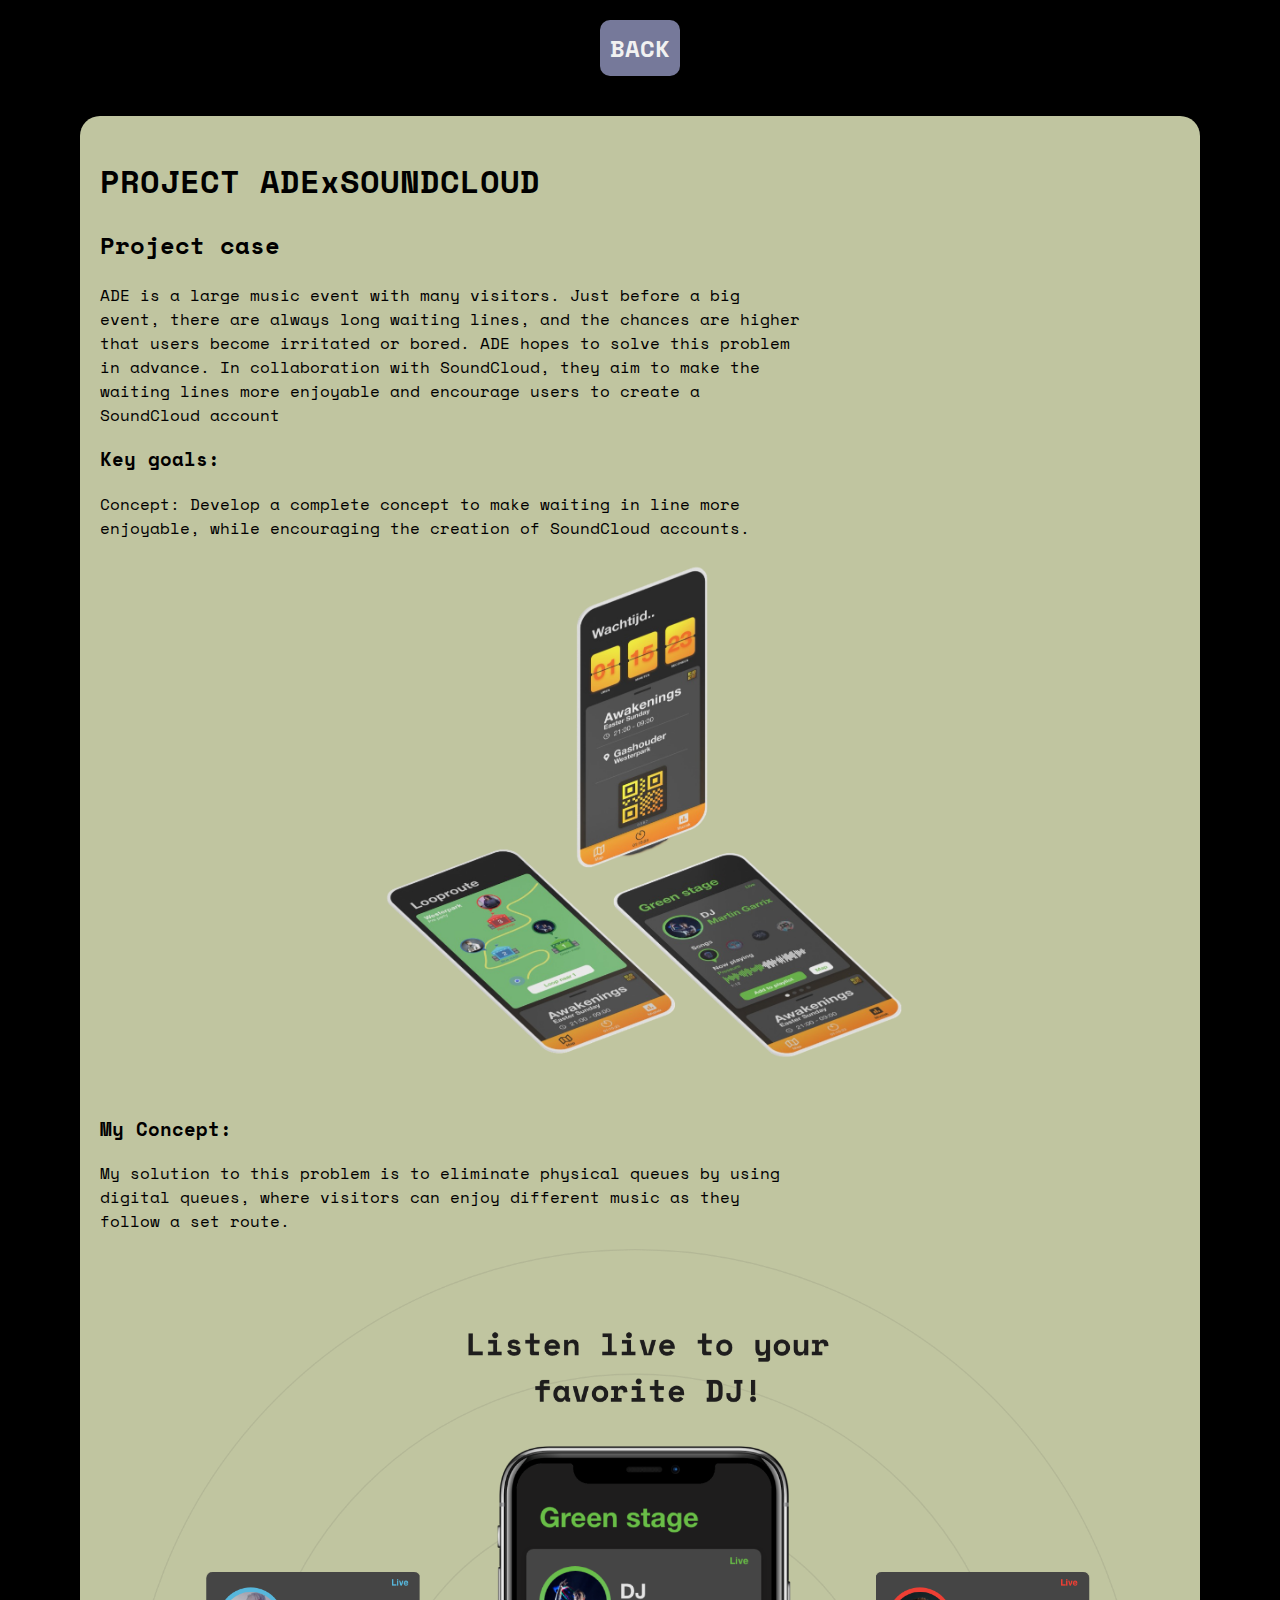
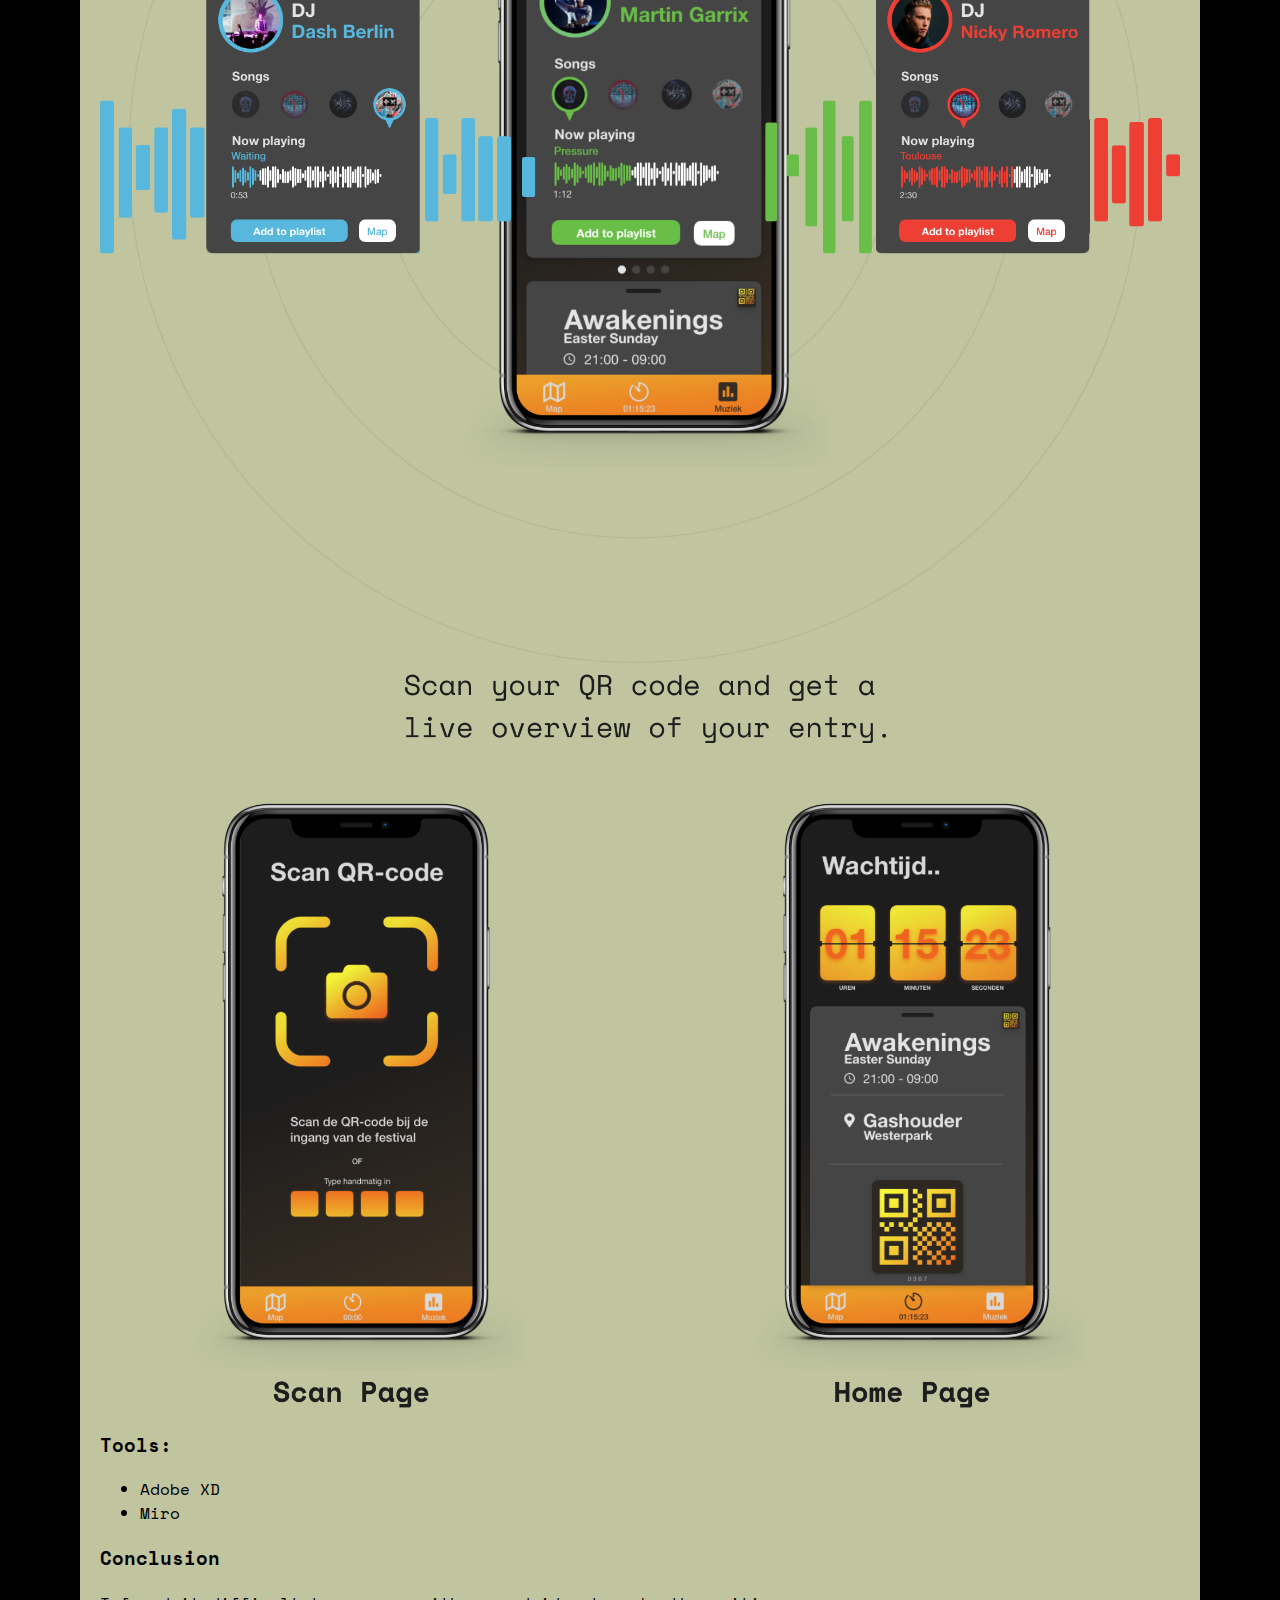
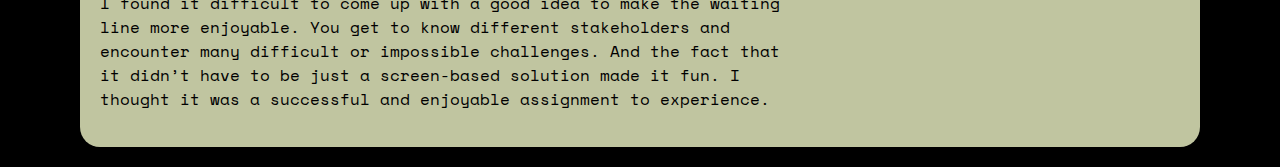
<file: ade.html>
<!DOCTYPE html>
<html lang="en">
<head>
    <meta charset="UTF-8">
    <meta name="viewport" content="width=device-width, initial-scale=1.0">
    <title>Document</title>
    <link href="https://fonts.googleapis.com/css2?family=Space+Mono:ital,wght@0,400;0,700;1,400;1,700&display=swap" rel="stylesheet">
    <link rel="stylesheet" href="style.css">
</head>
<body class="ade-body">
    <header>
        <a href="works.html">
            <h2>
                BACK
            </h2>
        </a>
    </header>
    <main>
        <section class="ade-section">
            <h1>PROJECT ADExSOUNDCLOUD</h1>
            <h2>Project case</h2>
            <p>ADE is a large music event with many visitors. Just before a big event, there are always long waiting lines, and the chances are higher that users become irritated or bored. ADE hopes to solve this problem in advance. In collaboration with SoundCloud, they aim to make the waiting lines more enjoyable and encourage users to create a SoundCloud account</p>
            <h3>Key goals:</h3>
            <p>Concept:
                Develop a complete concept to make waiting in line more enjoyable, while encouraging the creation of SoundCloud accounts.</p>
<img src="images/ADE.png" alt="ade" >
<h3>My Concept:</h3>
<p>My solution to this problem is to eliminate physical queues by using digital queues, where visitors can enjoy different music as they follow a set route.</p>
<img src="images/ade2.png " alt="ade2" class="images">
          
            <img src="images/ade3.png " alt="ade2" class="images">

            <h3>Tools:</h3>
            <p></p>
            <ul>
                <li>Adobe XD</li>
                <li>Miro</li>
            </ul>

            <h3>Conclusion</h3>
            <p>I found it difficult to come up with a good idea to make the waiting line more enjoyable. You get to know different stakeholders and encounter many difficult or impossible challenges. And the fact that it didn’t have to be just a screen-based solution made it fun. I thought it was a successful and enjoyable assignment to experience.</p>
        </section>
    </main>
    
</body>
</html>
</file>
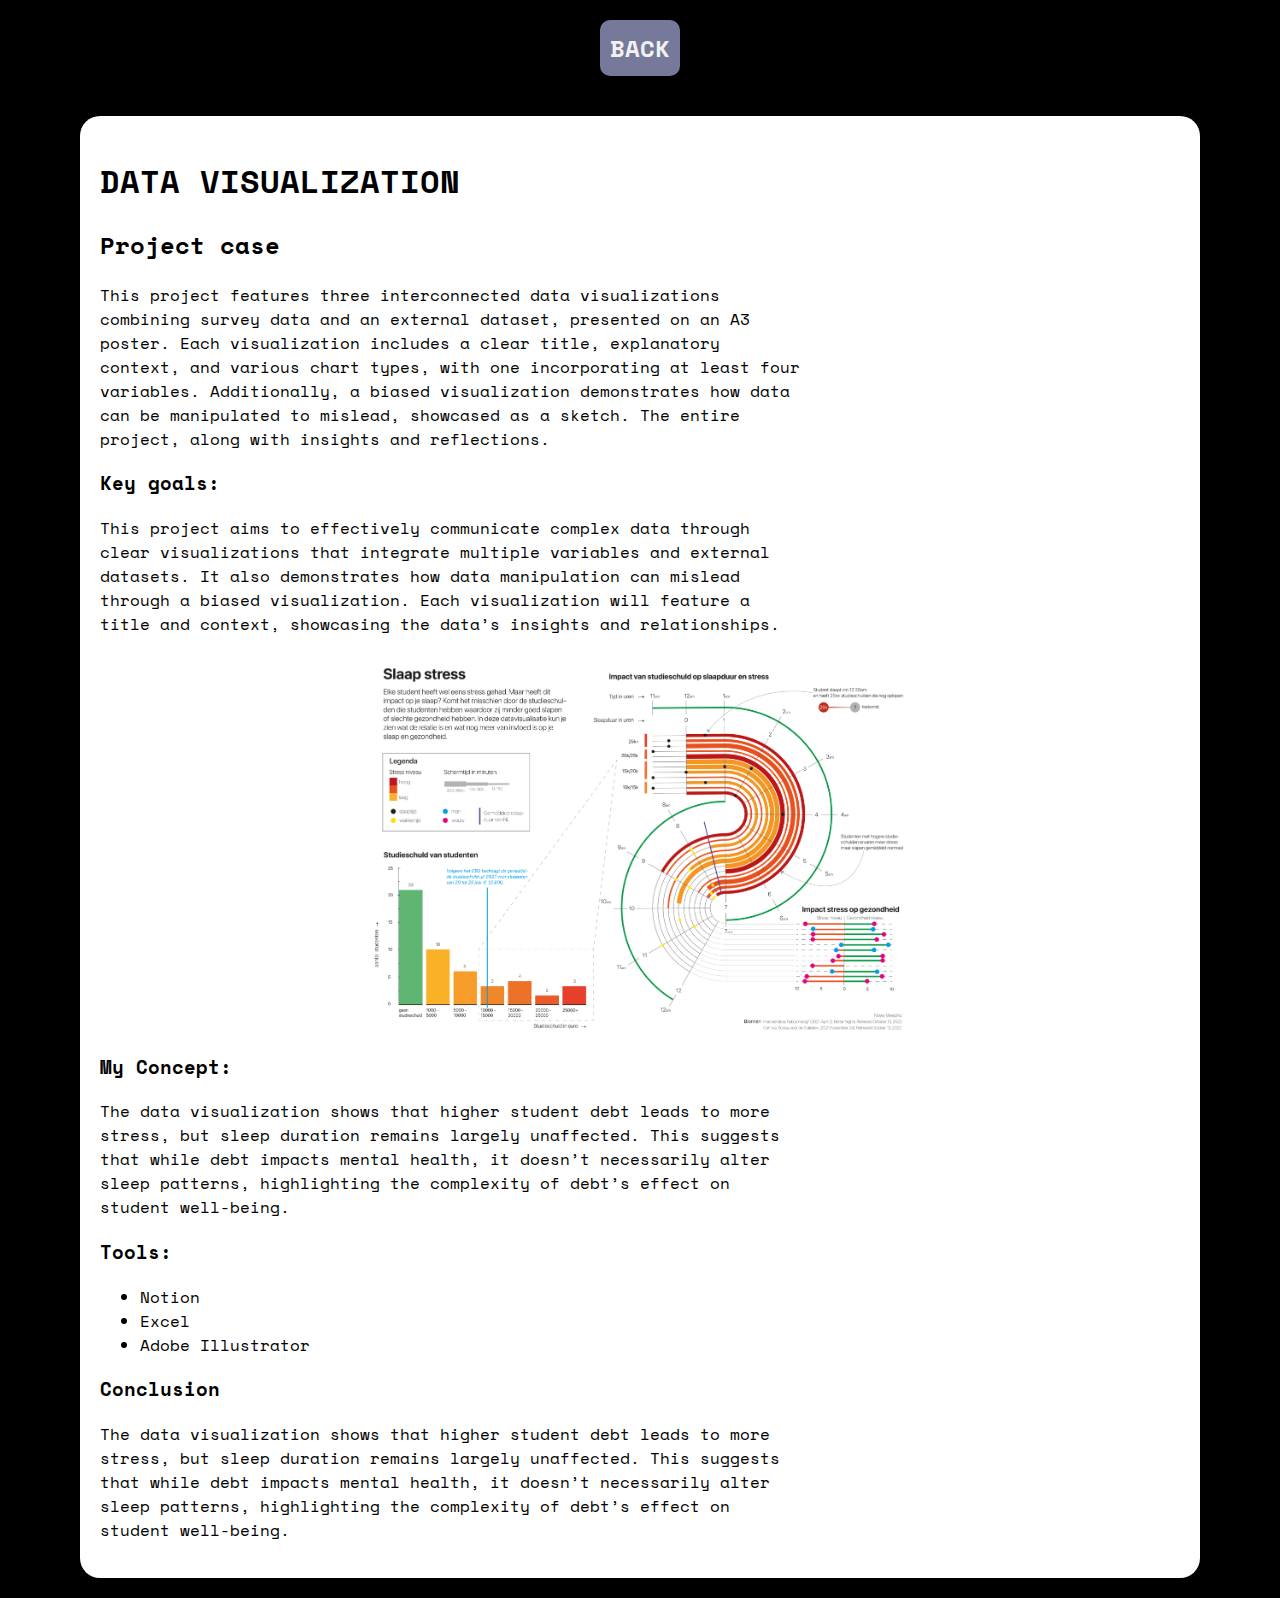
<file: Datavisualization.html>
<!DOCTYPE html>
<html lang="en">
<head>
    <meta charset="UTF-8">
    <meta name="viewport" content="width=device-width, initial-scale=1.0">
    <title>Document</title>
    <link href="https://fonts.googleapis.com/css2?family=Space+Mono:ital,wght@0,400;0,700;1,400;1,700&display=swap" rel="stylesheet">
    <link rel="stylesheet" href="style.css">
</head>
<body class="ade-body">
    <header>
        <a href="works.html">
            <h2>
                BACK
            </h2>
        </a>
    </header>
    <main>
        <section class="ade-section data" >
            <h1>DATA VISUALIZATION</h1>
            <h2>Project case</h2>
            <p>This project features three interconnected data visualizations combining survey data and an external dataset, presented on an A3 poster. Each visualization includes a clear title, explanatory context, and various chart types, with one incorporating at least four variables. Additionally, a biased visualization demonstrates how data can be manipulated to mislead, showcased as a sketch. The entire project, along with insights and reflections.</p>
            <h3>Key goals:</h3>
            <p>This project aims to effectively communicate complex data through clear visualizations that integrate multiple variables and external datasets. It also demonstrates how data manipulation can mislead through a biased visualization. Each visualization will feature a title and context, showcasing the data’s insights and relationships.</p>
<img src="images/Datavisualisatie.png" alt="ade" class="images">
<h3>My Concept:</h3>
<p>The data visualization shows that higher student debt leads to more stress, but sleep duration remains largely unaffected. This suggests that while debt impacts mental health, it doesn’t necessarily alter sleep patterns, highlighting the complexity of debt’s effect on student well-being.</p>
          
        
            <h3>Tools:</h3>
            <p></p>
            <ul>
                <li>Notion</li>
                <li>Excel</li>
                <li>Adobe Illustrator</li>
            </ul>

            <h3>Conclusion</h3>
            <p>The data visualization shows that higher student debt leads to more stress, but sleep duration remains largely unaffected. This suggests that while debt impacts mental health, it doesn’t necessarily alter sleep patterns, highlighting the complexity of debt’s effect on student well-being.</p>
        </section>
    </main>
    
</body>
</html>
</file>
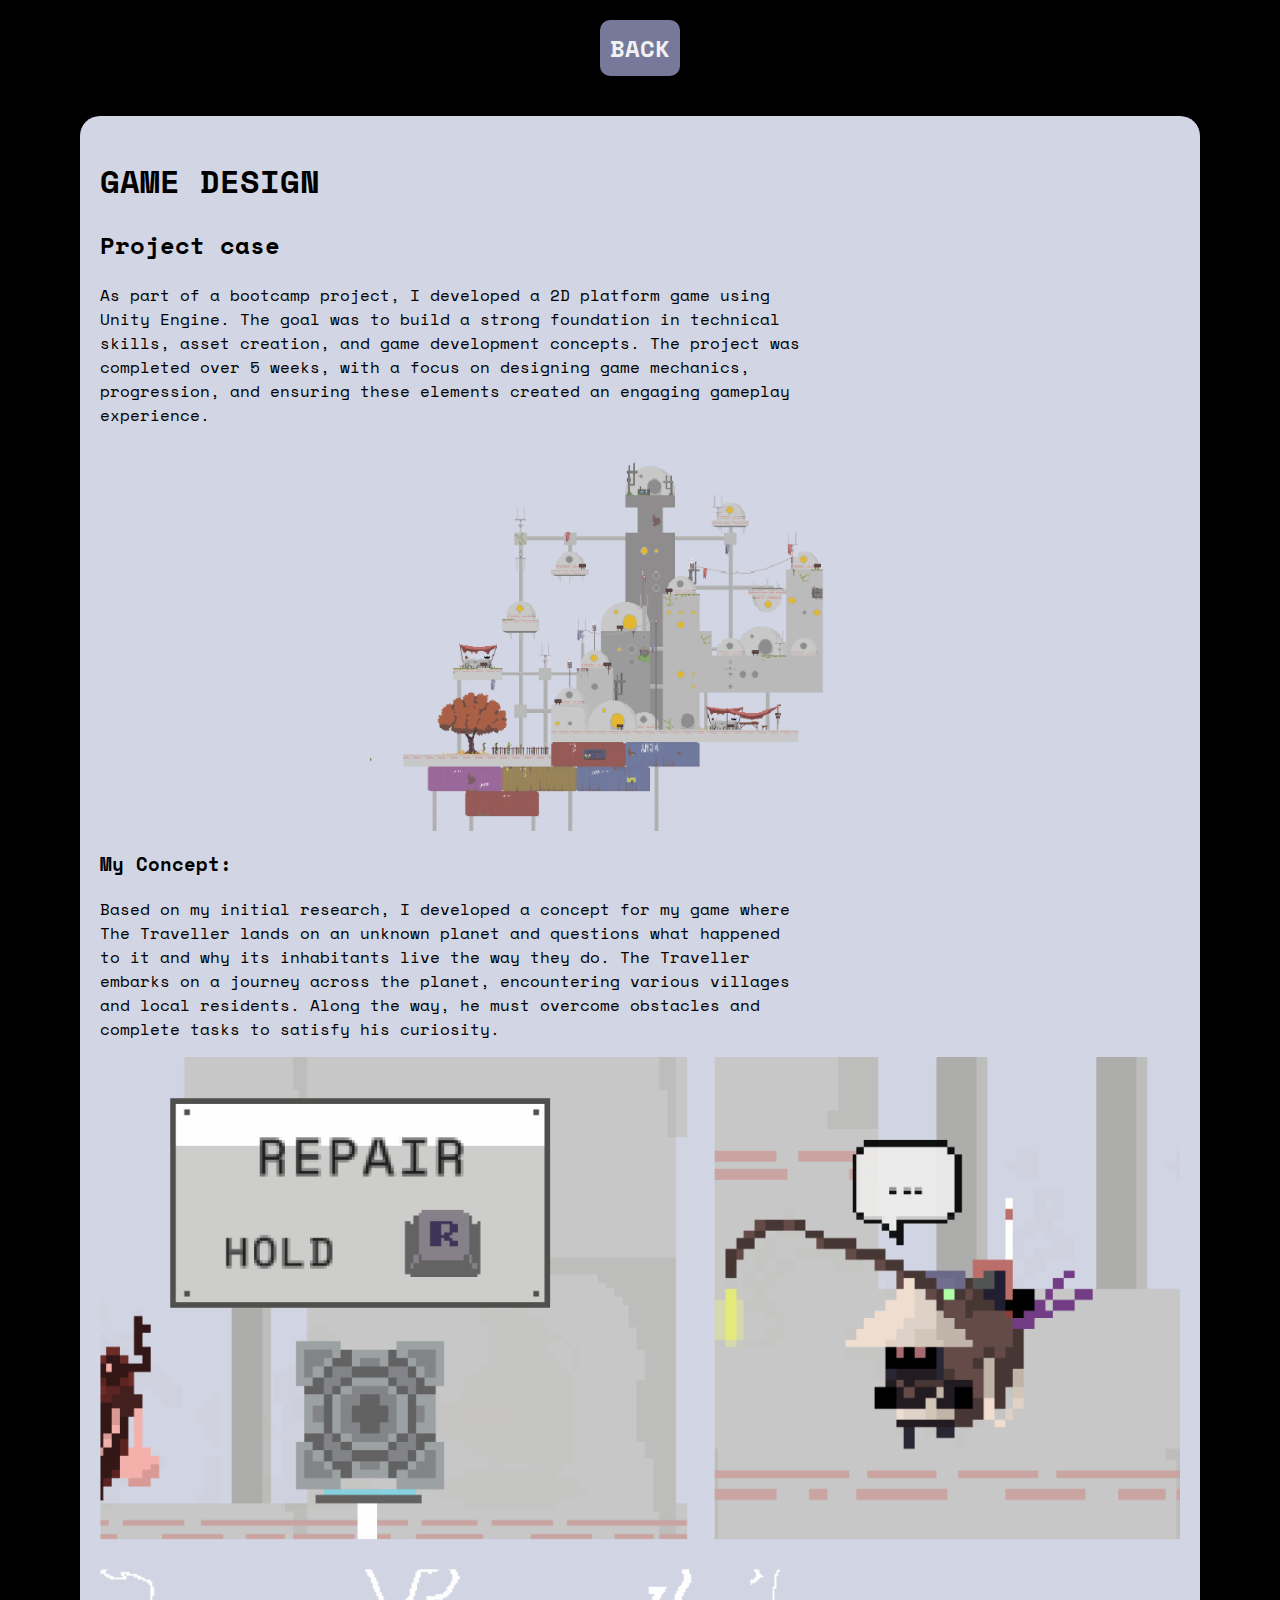
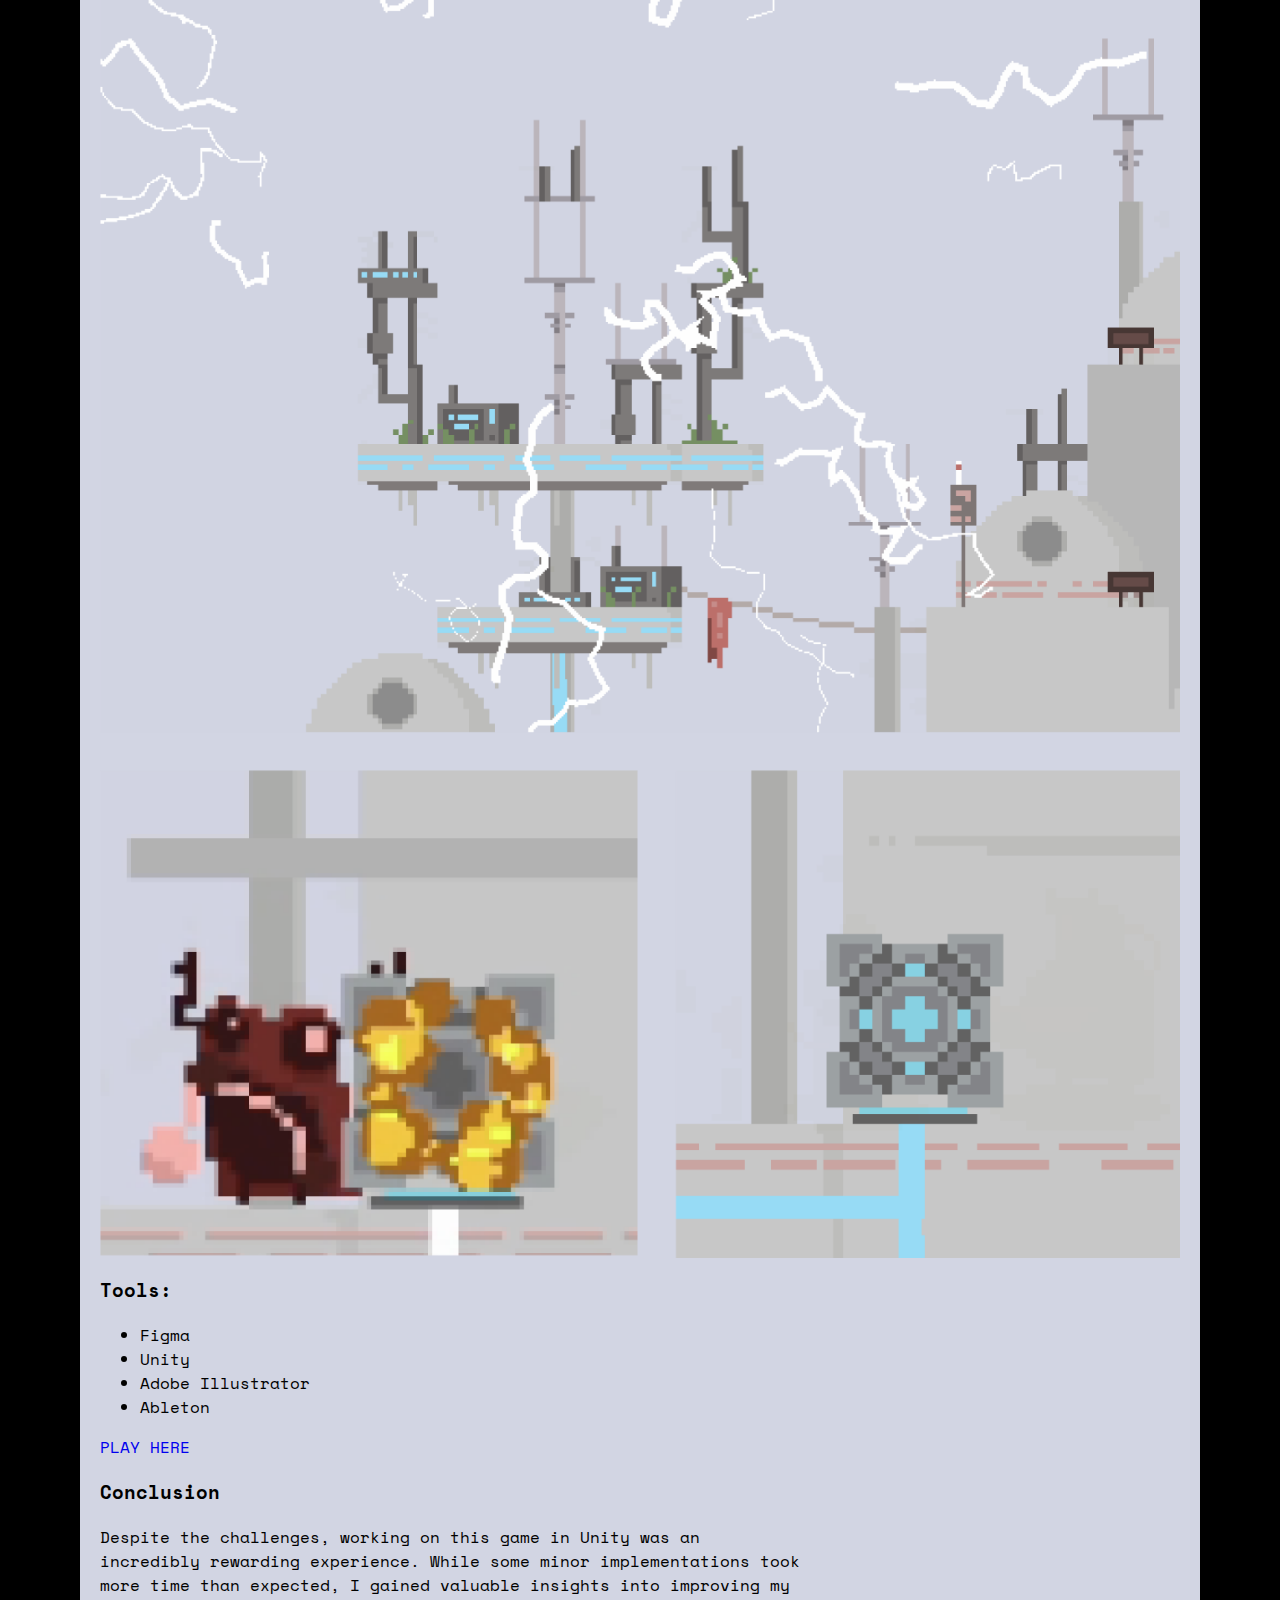
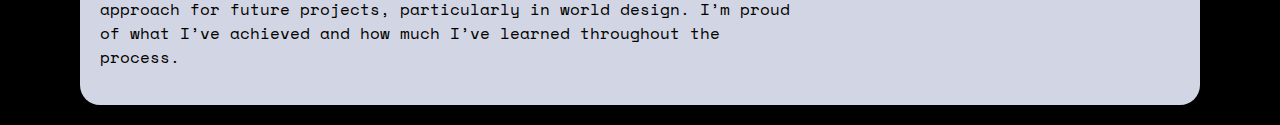
<file: gamedesign.html>
<!DOCTYPE html>
<html lang="en">
<head>
    <meta charset="UTF-8">
    <meta name="viewport" content="width=device-width, initial-scale=1.0">
    <title>Document</title>
    <link href="https://fonts.googleapis.com/css2?family=Space+Mono:ital,wght@0,400;0,700;1,400;1,700&display=swap" rel="stylesheet">
    <link rel="stylesheet" href="style.css">
</head>
<body class="ade-body">
    <header>
        <a href="works.html">
        <h2>
            BACK
        </h2>
    </a>
    </header>
    <main>
        <section class="ade-section data gamedesign">
            <h1>GAME DESIGN</h1>
            <h2>Project case</h2>
            <p>As part of a bootcamp project, I developed a 2D platform game using Unity Engine. The goal was to build a strong foundation in technical skills, asset creation, and game development concepts.

                The project was completed over 5 weeks, with a focus on designing game mechanics, progression, and ensuring these elements created an engaging gameplay experience.</p>
            
<img src="images/gamedesign2.png" alt="ade" >
<h3>My Concept:</h3>
<p> Based on my initial research, I developed a concept for my game where The Traveller lands on an unknown planet and questions what happened to it and why its inhabitants live the way they do. The Traveller embarks on a journey across the planet, encountering various villages and local residents. Along the way, he must overcome obstacles and complete tasks to satisfy his curiosity.</p>
<img src="images/gamedesign4.png" alt="ade"class="images" >
        
            <h3>Tools:</h3>
            <p></p>
            <ul>
                <li>Figma</li>
                <li>Unity</li>
                <li>Adobe Illustrator</li>
                <li>Ableton</li>
            </ul>

            <a href="https://nowyme.itch.io/the-traveller">PLAY HERE</a>

            <h3>Conclusion</h3>
            <p>Despite the challenges, working on this game in Unity was an incredibly rewarding experience. While some minor implementations took more time than expected, I gained valuable insights into improving my approach for future projects, particularly in world design. I’m proud of what I’ve achieved and how much I’ve learned throughout the process.</p>
        </section>
    </main>
    
</body>
</html>
</file>
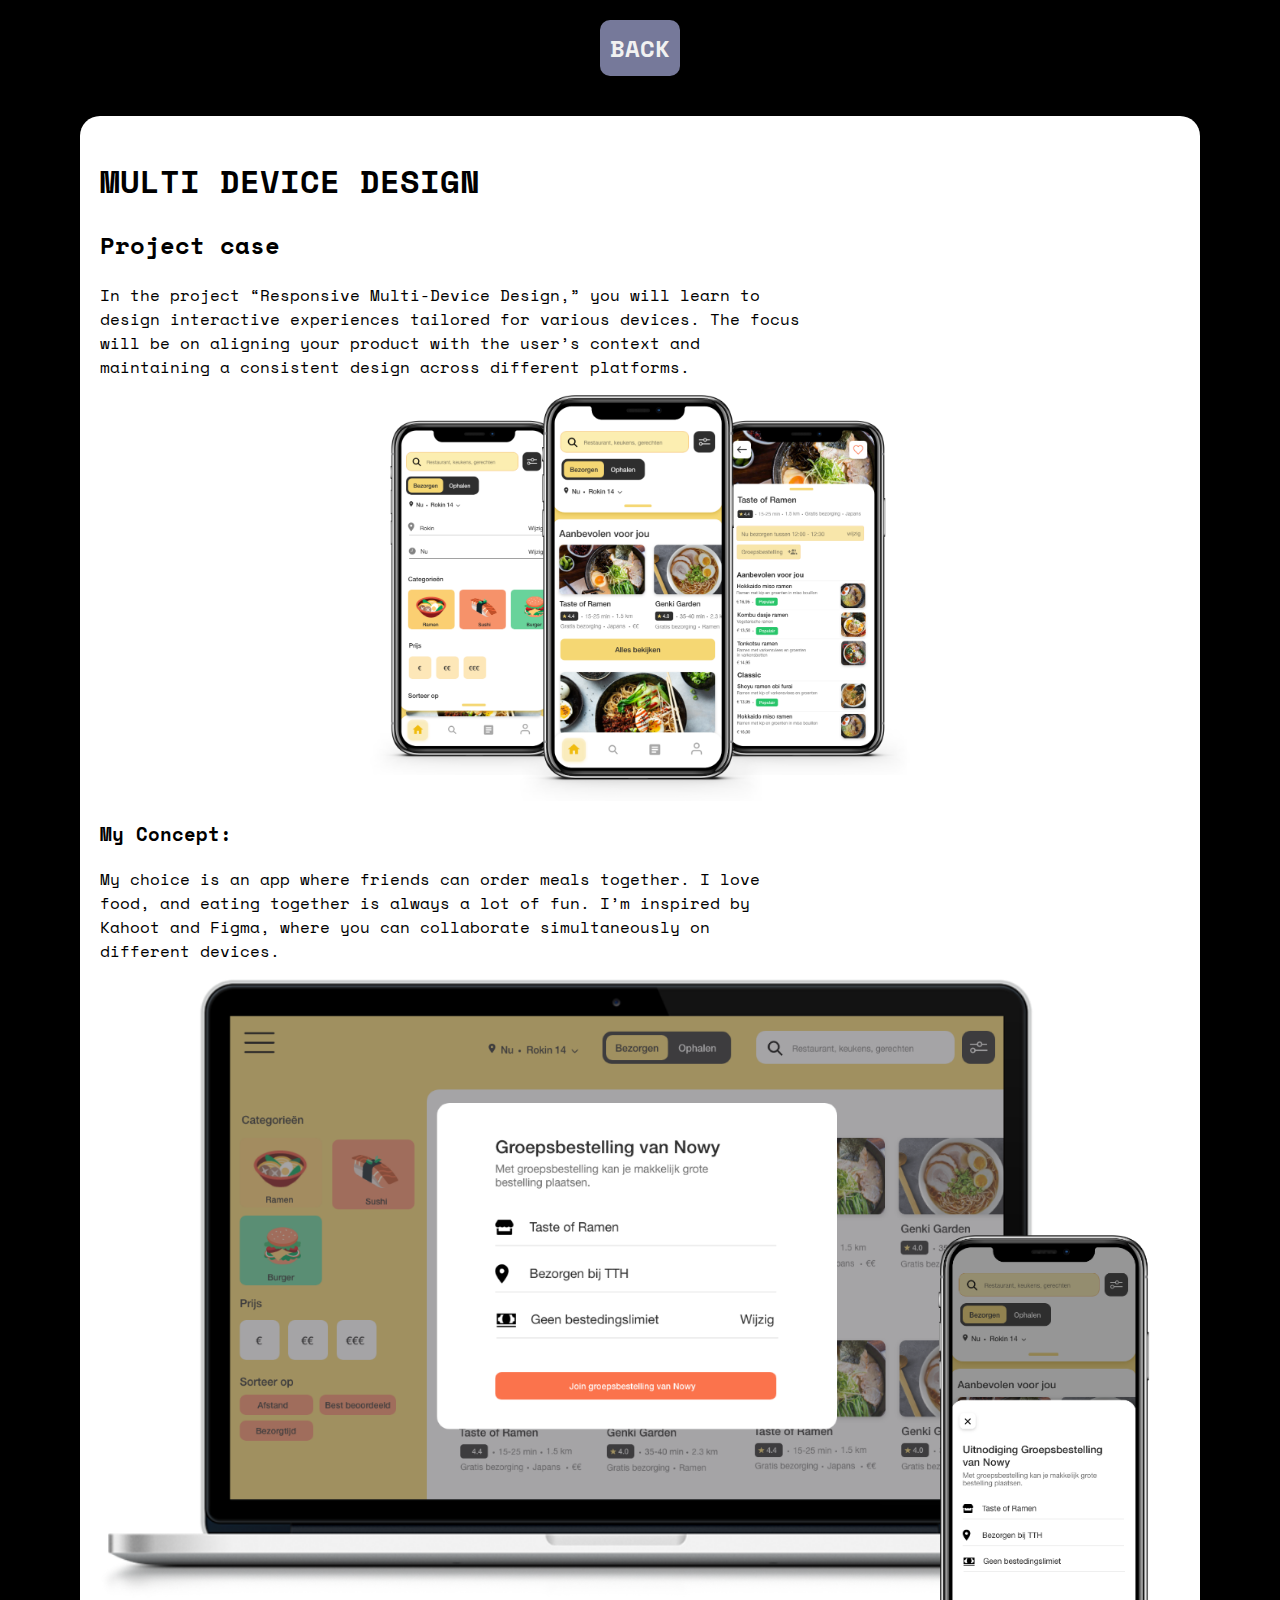
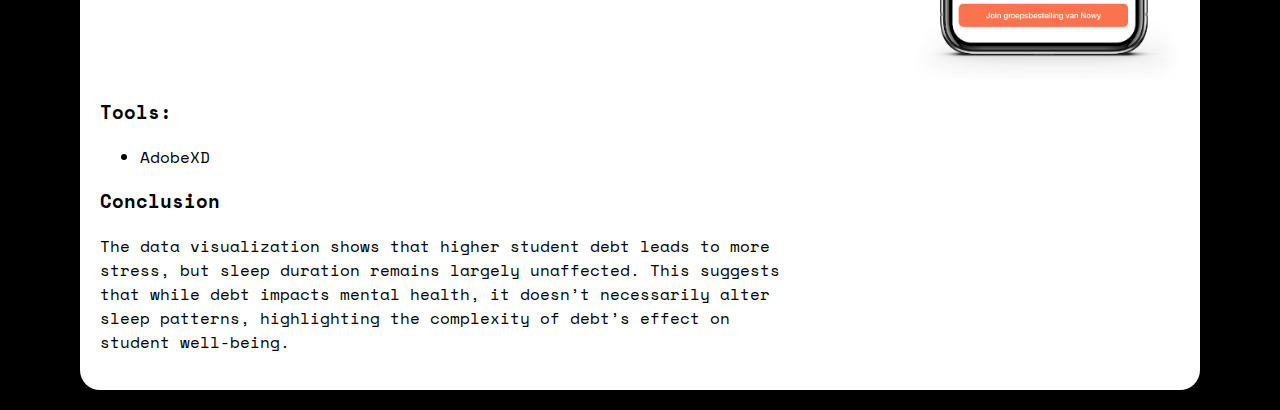
<file: multidevice.html>
<!DOCTYPE html>
<html lang="en">
<head>
    <meta charset="UTF-8">
    <meta name="viewport" content="width=device-width, initial-scale=1.0">
    <title>Document</title>
    <link href="https://fonts.googleapis.com/css2?family=Space+Mono:ital,wght@0,400;0,700;1,400;1,700&display=swap" rel="stylesheet">
    <link rel="stylesheet" href="style.css">
</head>
<body class="ade-body">
    <header>
        <a href="works.html">
            <h2>
                BACK
            </h2>
        </a>
    </header>
    <main>
        <section class="ade-section data">
            <h1>MULTI DEVICE DESIGN</h1>
            <h2>Project case</h2>
            <p>In the project “Responsive Multi-Device Design,” you will learn to design interactive experiences tailored for various devices. The focus will be on aligning your product with the user’s context and maintaining a consistent design across different platforms.</p>
            
<img src="images/Multidevice.png" alt="ade" >
<h3>My Concept:</h3>
<p> My choice is an app where friends can order meals together. I love food, and eating together is always a lot of fun. I’m inspired by Kahoot and Figma, where you can collaborate simultaneously on different devices.</p>
<img src="images/Multidevice2.png" alt="ade" class="images">
        
            <h3>Tools:</h3>
            <p></p>
            <ul>
                <li>AdobeXD</li>
               
            </ul>

            <h3>Conclusion</h3>
            <p>The data visualization shows that higher student debt leads to more stress, but sleep duration remains largely unaffected. This suggests that while debt impacts mental health, it doesn’t necessarily alter sleep patterns, highlighting the complexity of debt’s effect on student well-being.</p>
        </section>
    </main>
    
</body>
</html>
</file>
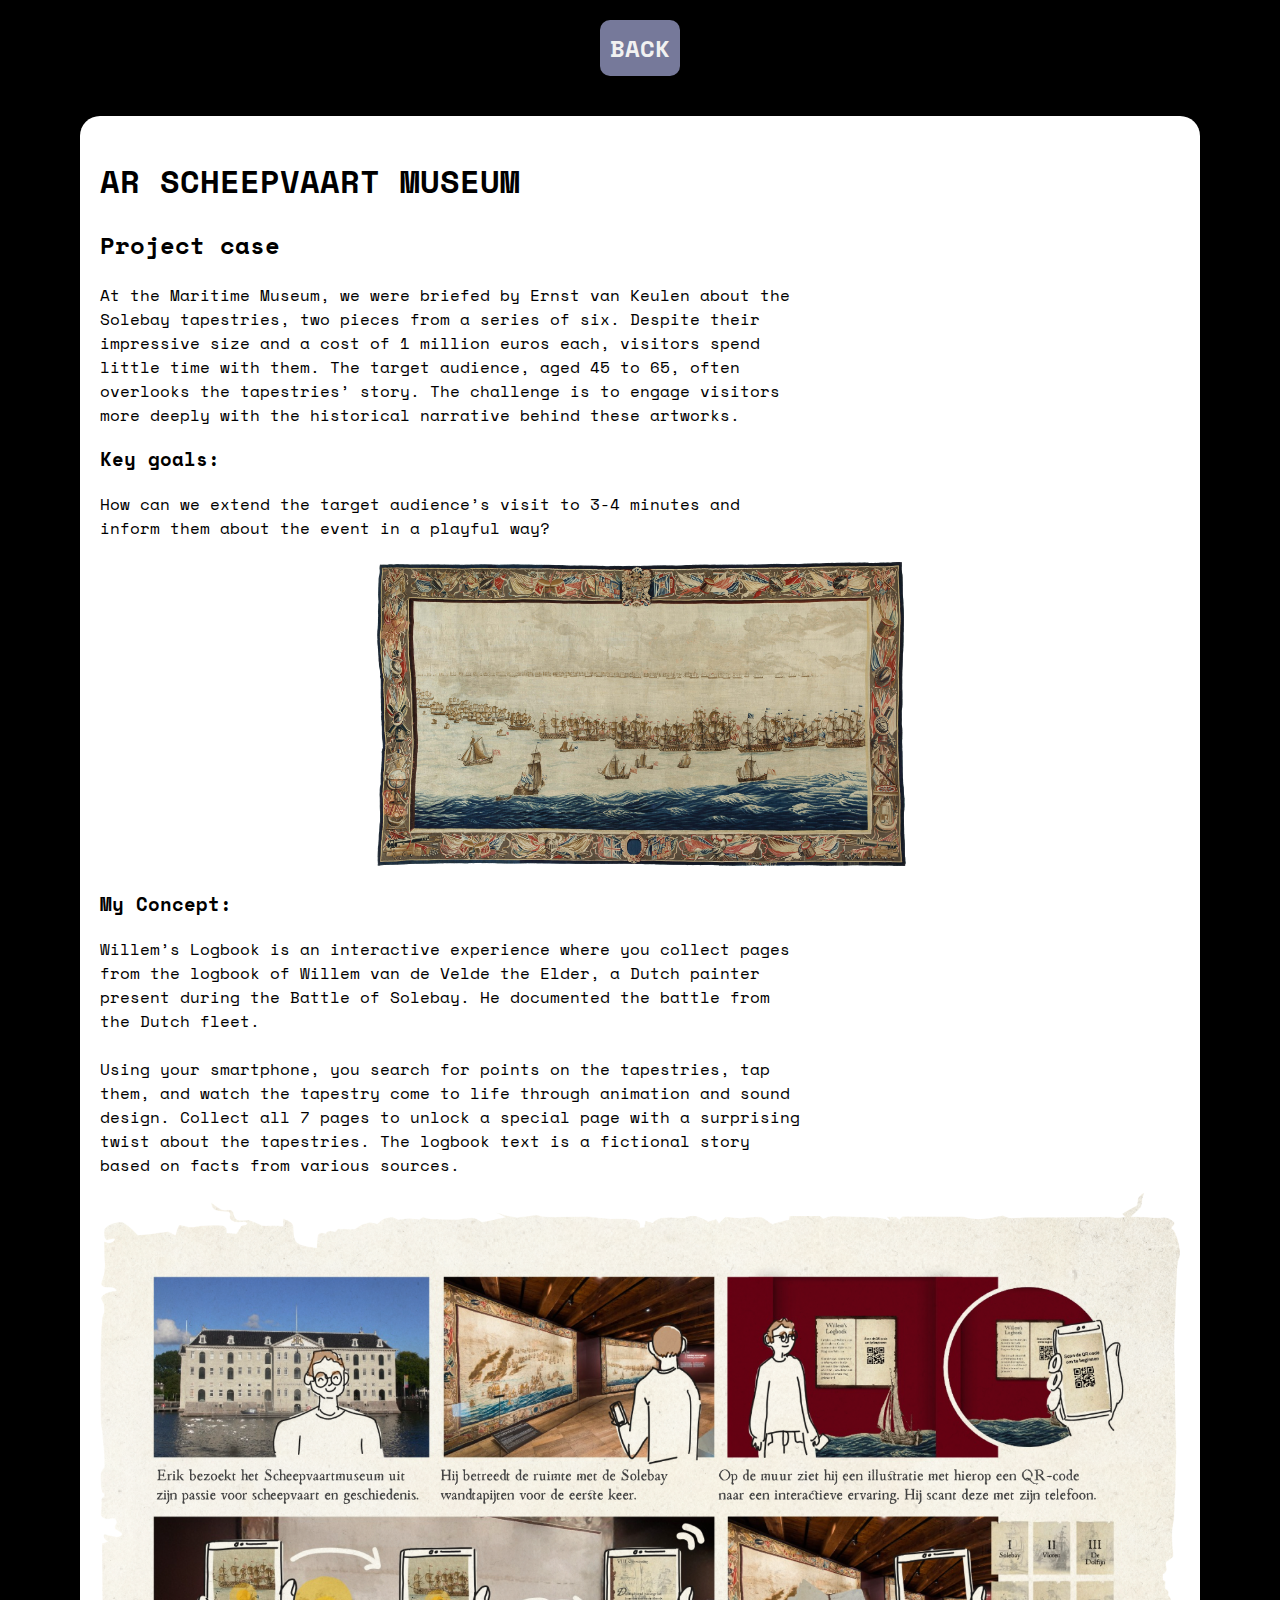
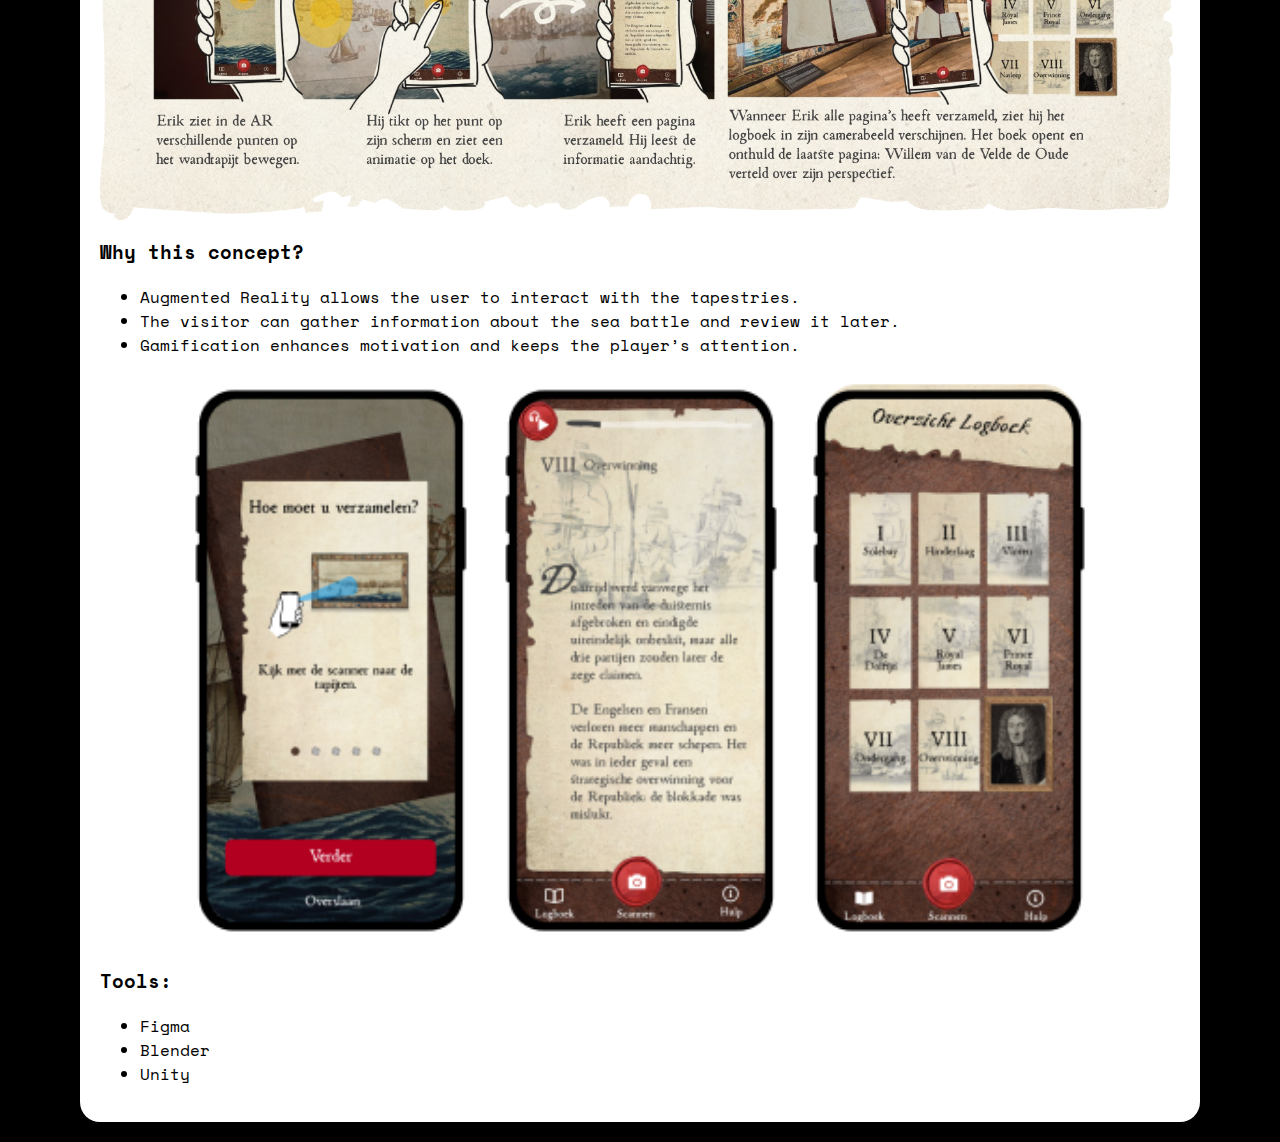
<file: Scheepvaartmuseum.html>
<!DOCTYPE html>
<html lang="en">
<head>
    <meta charset="UTF-8">
    <meta name="viewport" content="width=device-width, initial-scale=1.0">
    <title>Document</title>
    <link href="https://fonts.googleapis.com/css2?family=Space+Mono:ital,wght@0,400;0,700;1,400;1,700&display=swap" rel="stylesheet">
    <link rel="stylesheet" href="style.css">
</head>
<body class="ade-body">
    <header>
        <a href="works.html">
            <h2>
                BACK
            </h2>
        </a>
    </header>
    <main>
        <section class="ade-section SCHEEPVAART">
            <h1>AR SCHEEPVAART MUSEUM</h1>
            <h2>Project case</h2>
            <p>At the Maritime Museum, we were briefed by Ernst van Keulen about the Solebay tapestries, two pieces from a series of six. Despite their impressive size and a cost of 1 million euros each, visitors spend little time with them. The target audience, aged 45 to 65, often overlooks the tapestries’ story. The challenge is to engage visitors more deeply with the historical narrative behind these artworks.</p>
            <h3>Key goals:</h3>
            <p>How can we extend the target audience’s visit to 3-4 minutes and inform them about the event in a playful way?</p>
<img src="images/SCHEEPVAART.png" alt="ade" >
<h3>My Concept:</h3>
<p>Willem’s Logbook is an interactive experience where you collect pages from the logbook of Willem van de Velde the Elder, a Dutch painter present during the Battle of Solebay. He documented the battle from the Dutch fleet.

    <br><br>Using your smartphone, you search for points on the tapestries, tap them, and watch the tapestry come to life through animation and sound design. Collect all 7 pages to unlock a special page with a surprising twist about the tapestries.
    
    The logbook text is a fictional story based on facts from various sources.</p>
<img src="images/Storyboard.png " alt="ade2" class="images">
          
<h3>Why this concept?</h3>
<ul>
    <li>Augmented Reality allows the user to interact with the tapestries.</li>
    <li>The visitor can gather information about the sea battle and review it later.</li>
    <li>Gamification enhances motivation and keeps the player’s attention.</li>
</ul>
            <img src="images/SCHEEPVAART2.png " alt="ade2" class="images">

            <h3>Tools:</h3>
            <p></p>
            <ul>
                <li>Figma</li>
                <li>Blender</li>
                <li>Unity</li>


            </ul>

            
        </section>
    </main>
    
</body>
</html>
</file>
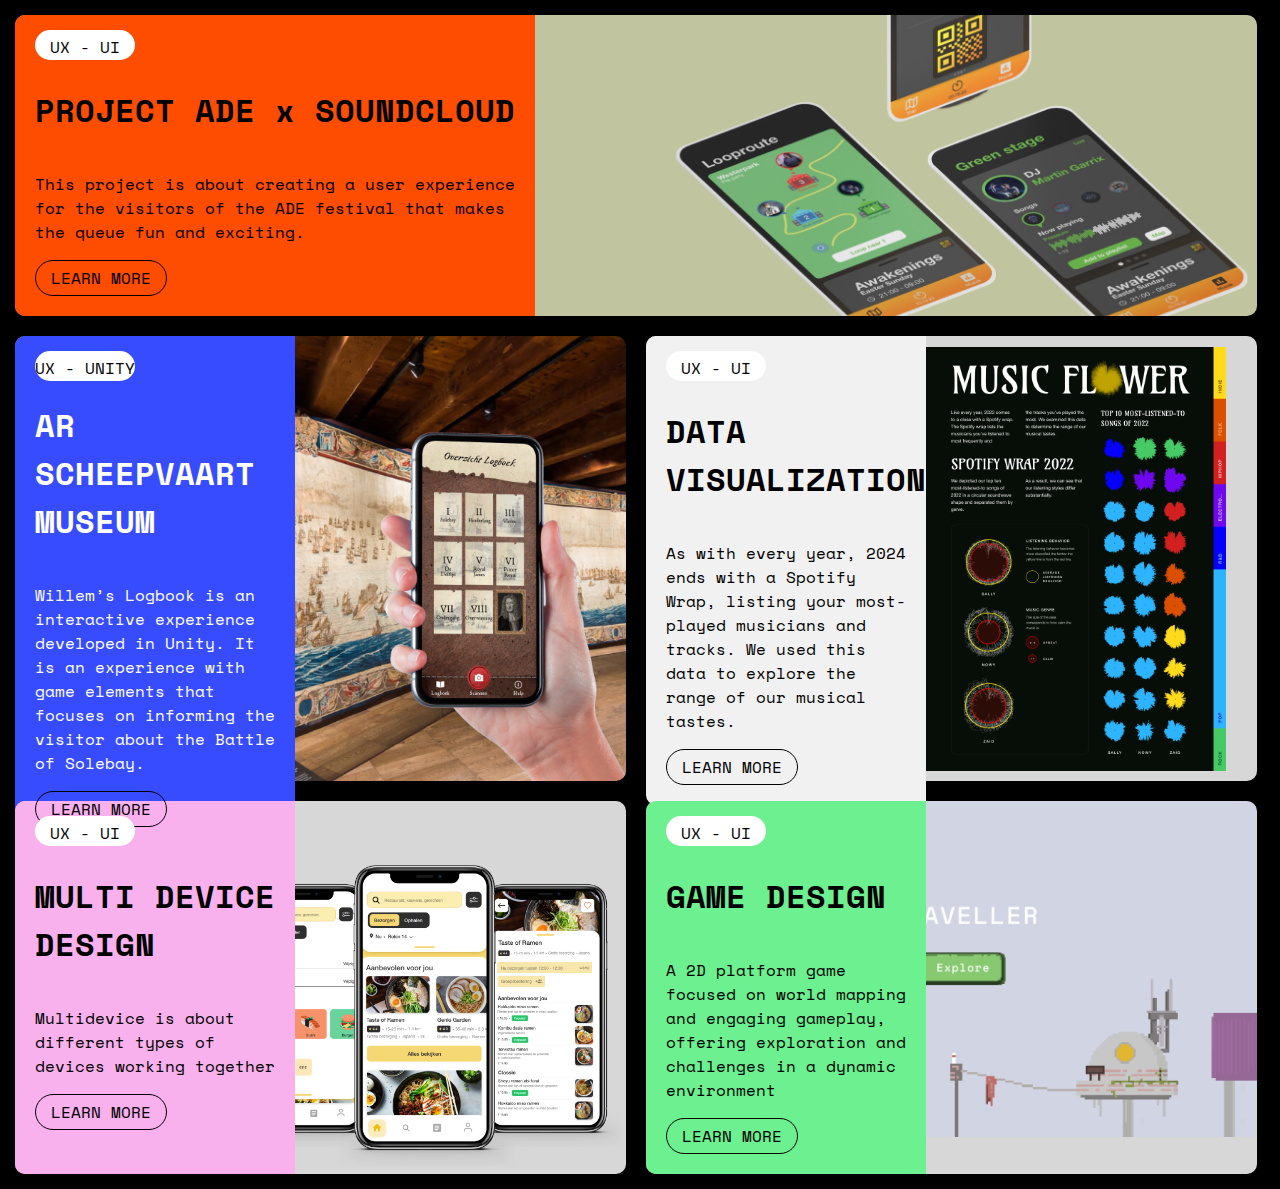
<file: works.html>
<!DOCTYPE html>
<html lang="en">
<head>
    <meta charset="UTF-8">
    <meta name="viewport" content="width=device-width, initial-scale=1.0">
    <title>Document</title>
    <link href="https://fonts.googleapis.com/css2?family=Space+Mono:ital,wght@0,400;0,700;1,400;1,700&display=swap" rel="stylesheet">
    <link rel="stylesheet" href="style.css">
</head>
<body class="body-works">
    <main >
       
        <section class="works">
            <div class="work-item large"> 
              <!-- Content for the larger item (Project ADE×SoundCloud) -->
              <div class="overlay-work-item">
                <div class="project-section">
                  <div class="tag">UX - UI</div>
                  <h1>PROJECT ADE x SOUNDCLOUD</h1>
                  <p>This project is about creating a user experience for the visitors of the ADE festival that makes the queue fun and exciting.</p>
                  <a href="ade.html">LEARN MORE</a>
              </div>
              <!-- <img src="images/ADE.png" alt="Girl in a jacket" width="500" height="600"> -->

              </div>
                    
                
                
            </div>
            
            <div class="work-item">
              <!-- Content for AR Scheepvaart Museum -->
              <div class="overlay-work-item">
                <div class="project-section">
                  <div class="tag">UX - UNITY</div>
                  <h1>AR SCHEEPVAART MUSEUM</h1>
                  <p>Willem’s Logbook is an interactive experience developed in Unity. It is an experience with game elements that focuses on informing the visitor about the Battle of Solebay.</p>
                  <a href="Scheepvaartmuseum.html">LEARN MORE</a>
              </div>
              

              </div>
               
            </div>
            
            <div class="work-item">
              <!-- Content for Data Visualization -->
               <div class="overlay-work-item">
                <div class="project-section">
                  <div class="tag">UX - UI</div>
                  <h1>DATA  VISUALIZATION</h1>
                  <p>
                    As with every year, 2024 ends with a Spotify Wrap, listing your most-played musicians and tracks. We used this data to explore the range of our musical tastes.
                  </p>
                  <a href="Datavisualization.html">LEARN MORE</a>
                </div>
                
               </div>
               
               
            </div>
          
            <div class="work-item">
              <!-- Content for Multi Device Design -->
               <div class="overlay-work-item">

                <div class="project-section">
                  <div class="tag">UX - UI</div>
                  <h1>MULTI DEVICE DESIGN</h1>
                  <p>Multidevice is about different types of devices working together</p>
                  <a href="multidevice.html">LEARN MORE</a>
                </div>
               </div>
            </div>
            
            <div class="work-item game">
              <!-- Content for 2D Platform Game -->
               <div class="overlay-work-item last">
                <div class="project-section ">
                  <div class="tag">UX - UI</div>
                  <h1>GAME DESIGN</h1>
                  <p>A 2D platform game focused on world mapping and engaging gameplay, offering exploration and challenges in a dynamic environment</p>
                  <a href="gamedesign.html">LEARN MORE</a>

                </div>
               </div>
            </div>
          </section>
    </main>
</body>
</html>
</file>
<file: style.css>
body {
    background-color: black;
    padding: 0;
    margin: 0;
    overflow: hidden; /* Prevent scrolling */
    font-family: "Space Mono", monospace;

   
}
.space-mono-regular {
    font-family: "Space Mono", monospace;
    font-weight: 400;
    font-style: normal;
  }
  
  .space-mono-bold {
    font-family: "Space Mono", monospace;
    font-weight: 700;
    font-style: normal;
  }
  
  .space-mono-regular-italic {
    font-family: "Space Mono", monospace;
    font-weight: 400;
    font-style: italic;
  }
  
  .space-mono-bold-italic {
    font-family: "Space Mono", monospace;
    font-weight: 700;
    font-style: italic;
  }
  
.main-index {
    
    
    display: flex;
    justify-content: center; /* Center content horizontally */
    align-items: center; 
    padding: 20px;
    
}

.main-index section {
   max-width: 1280px;
   
}

.wrapper {
    display: grid;
    grid-template-columns: 1.5fr 1fr 1fr;
    grid-template-rows: 1fr 100px 1fr;
    grid-gap: 1.5rem;
    width: auto; /* Take full width of the parent section */
    height: 95vh; /* Take full height of the parent section */
    box-sizing: border-box; /* Ensures padding/margin do not affect the width/height */
    padding: 20px;
    
}

.wrapper > div{ 
   
    border-radius: 15px;
   
}

div.one{
   
    background-color: #C2C39E;
    padding: 20px;
    position: relative;
    min-width: 500px;
    /* height: 350px; */
    
    
}


div.two{
   
    background-color: #4D4D4D;
    color: #fff;
    font-size: 18px;
padding: 20PX;
   
    

}
div.four{
    color: #fff;
    grid-column: span 2;
    padding: 0;
    
}
div.five{
    background-color: #384CFF;
    grid-row: span 2;
    
}
div.six{
    background-color: #D7D7D7;
    grid-column: span 2;
    background-image: url(images/introworks.png);
    background-size: 700px;
    background-repeat: no-repeat;
    background-position: left 90% bottom 40%;
}

div.one img{
   
    height: 300px;
    width: 300px;
    border-radius: 50%;
    object-fit: cover;
    position: absolute;
    left: 30%;
    top: 20%;
    z-index: 1;

}
div.one h1{
   
    font-size: 80px;
    position: absolute;
    bottom: 0;
    margin-bottom: 20px;
    line-height: 1;
    color: white;
    z-index: 10;
    
}

div.one h3{
   
    font-size: 20px;
    color: #FF4D00;
    font-weight: 400;
    font-style: italic;
    line-height: 1;

    position: absolute;
    bottom: 0;
    margin-bottom: 180px;
    

    
}




.scroller{
    font-size: 20px;
    padding-block: 8px;
    border-block: 1px solid;
    overflow: hidden;
    user-select: none;
    display: flex;
    gap: 2rem;
    
   
   
    
    
}

.quote-list{
    list-style: none;
    flex-shrink: 0;
    min-width: 100%;
    display: flex;
    justify-content: space-between;
    gap: 2rem;
    align-items: center;


    animation: scroll 90s linear infinite;
    
}


@keyframes scroll{
    to {
        transform: translate(-100%);
    }
} 

.overlay-background{
    background-color: #FF4D00;
    height: 100%;
    width: 15rem;
    border-radius: 15px 0px 0px 15px;   
    align-content: center;
    text-align: center;
    display: flex;
    flex-direction: column;
    justify-content: center;

}

.overlay-background h2{
    margin: 0;
    font-size: 3rem;
    color: #fff;

  
}

.five ul {
    list-style-type: none;
    padding: 0;

    
}

.five ul li {
    display: flex;
    align-items: center; 
    gap: 15px;
    margin: 10px 0;
    
    text-align: left;
   
    
    
    
     
}

.five ul li a{
   
    display: flex;
    align-items: center;
    justify-content: center;
    gap: 10px; /* Space between icon and text */
    text-decoration: none;
    color: white;
    font-weight: bold;
    font-size: 18px;
    
    
     
}

.five ul li img {
    width: auto; /* Adjust the image size */
    height: 70px;
    margin-left: 50px;
}

.five ul li h2 {
    margin: 0;
    text-align: center; /* Center the header text */
    margin-bottom: 20px;
    color: #fff;
    font-size: 40px;
    text-align: center;
    align-items: center;
    margin-left: 50px;

}

span {
    font-size: 25px; /* Adjust the text size if needed */
    color: #fff;
    text-align: center;
}


.body-works{
    overflow: auto;
    padding: 15px;
}

.works {
    display: grid;
    grid-template-columns: repeat(2, 1fr); /* Two equal-width columns */
    grid-gap: 20px; /* Space between the items */
    /* padding: 40px; */
    width: 97vw;
}

/* Large first item */
.work-item.large {
    grid-column: span 2; /* Make the first item span across both columns */
    display: flex;
    justify-content: space-between; /* Spaceout the contents inside */
   position: relative;
    background-color: #C0C5A0; /* Adjust the background color */
    border-radius: 10px;
    color: rgb(0, 0, 0);
    max-height: 445px;
    background-image: url("images/ADE.png");
    background-size: 600px;
    
    
    background-repeat: no-repeat;
    background-position: right 80% ;
}

.overlay-work-item{
    background-color: #FF4D00;
    height: 100%;
    width: 30rem;
    border-radius: 10px 0px 0px 10px;   

  
    padding: 20px;

    
   
}

/* Other work items */
.work-item {
    background-color: #D7D7D7;
  
    border-radius: 10px;
    display: flex;
    
    flex-direction: column; /* Ensure content stacks vertically */
    gap: 10px;
    max-height: 445px;
    

}

/* Hover effect */
.work-item:hover {
    box-shadow: 0px 4px 20px rgba(0, 0, 0, 0.1);
}

/* Make items responsive */
@media screen and (max-width: 800px) {
    .works {
        grid-template-columns: 1fr; /* One column on smaller screens */
    }

    .work-item.large {
        grid-column: span 1; /* Make the large item take only one column */
    }
}

.project-section{
    display: flex;
    flex-direction: column;
    position: relative;
    height: 100%;
   
}

.tag{
    
    width: 100px;
    color: black;
   
    text-align: center;
    border-radius: 20px;
    height: 30px;
    z-index: 10;
}
.tag::before{
    width: 100px;
    content: " ";
   background-color: #fff;
    position: absolute;
    left: 0;
    top: -5px;
    height:30px;
    border-radius: 20px;
    z-index: -1;
}

.project-section button{
    
    background: none;
    padding: 10px;
    border: 1px solid black;
    border-radius: 20px;
    width: 150px;
    position: relative;
    bottom: 0px;
 
}
.work-item a{
    text-decoration:none;
    color: #000;
    border: 1px solid #000;
    width: 120px;
    border-radius: 20px;
    text-align: center;
    padding: 5px;
}

.work-item a:hover
{
    background-color: #F1FF19;
}

.work-item.large img{
    display: inline-block;
    object-fit: contain;
    position: absolute;
    top: -70px;
    left: 55%;
    width: 400px;

}
.work-item:nth-last-of-type(2n){
    color: white;
    background-image: url("images/Solebay.png");
    background-size: cover;
    background-repeat: no-repeat;

}
 .work-item:nth-last-of-type(2n) > .overlay-work-item{
    background-color: #384CFF;
    width: 15rem;
 }
    

 .work-item:nth-last-of-type(3n) > .overlay-work-item{
    background-color: #F1F1F1;
    width: 15rem;
 }

 .work-item:nth-last-of-type(3n) {
    background-image: url("images/Infographic.png");
    background-size: 300px;
    background-repeat: no-repeat;
    
    background-position: left 90% bottom 45%;

 }

 .work-item:nth-last-child(2) {
    background-image: url("images/Multidevice.png");
    background-size: contain;
    background-size: 400px;
    background-repeat: no-repeat;
    background-position: right 90% ;
  

 }

 .work-item:nth-last-child(2) > .overlay-work-item{
    background-color: #F8B1ED;
    width: 15rem;
    color: black;
 }
    





 header {
    
    
   display: block;
   text-align: right;

 }


 header h2{
    color: #F1F1F1;
    background-color: #76799a;
    padding: 10px;
    border-radius: 10px;
    
 }

 .ade-section {
    background-color: #C0C5A0;
    margin: 20px;
    border-radius: 20px;
    width: 93vw;
    height: 100%;
    max-width: 1080px;
    padding: 20px;
 }

 .ade-section p {
    max-width: 700px;

 }
 .ade-body{
    overflow: auto;
    margin: auto;
  display: flex;

  flex-direction: column;
  justify-content: center;
  justify-content: right;
 align-items: center;
 }
 .ade-section img:first-of-type{
    max-width: 600px;
    display: block;
  margin-left: auto;
  margin-right: auto;
  width: 50%
 }

 /* .ade-section img:nth-of-type(2){
    max-width: 900px !important;
    display: block;
    margin-left: auto;
    margin-right: auto;

   
  
 
 }  */

 

 .images{
    height: auto;
    width:100%;
    display: block;
    margin-left: auto;
    margin-right: auto;
 }



 .ade-section img:nth-of-type(3){

    align-items: center;
    max-width: 900px;
    margin-left: auto;
     margin-right: auto;
     display: block;
   
      
     
    
    } 


    .ade-section.SCHEEPVAART {
        background-color: #ffffff;
      
     }
   
   
   
.ade-section.data{
    background-color: #ffffff;
}

.ade-section.data img:first-of-type {
    max-width: 1000px;

}

.overlay-work-item.last{
    background-color: #6CF090;
    width: 15rem;
    color: black;
 }

 .work-item.game{
    background-image: url("images/traveller.png");
    
    background-size: 600px;
    background-repeat: no-repeat;
    background-position: left 150% bottom 100%;
 }

 .ade-section.data.gamedesign{
    background-color: #D2D5E3;
 }

 a{
    text-decoration: none;
 }
</file>
